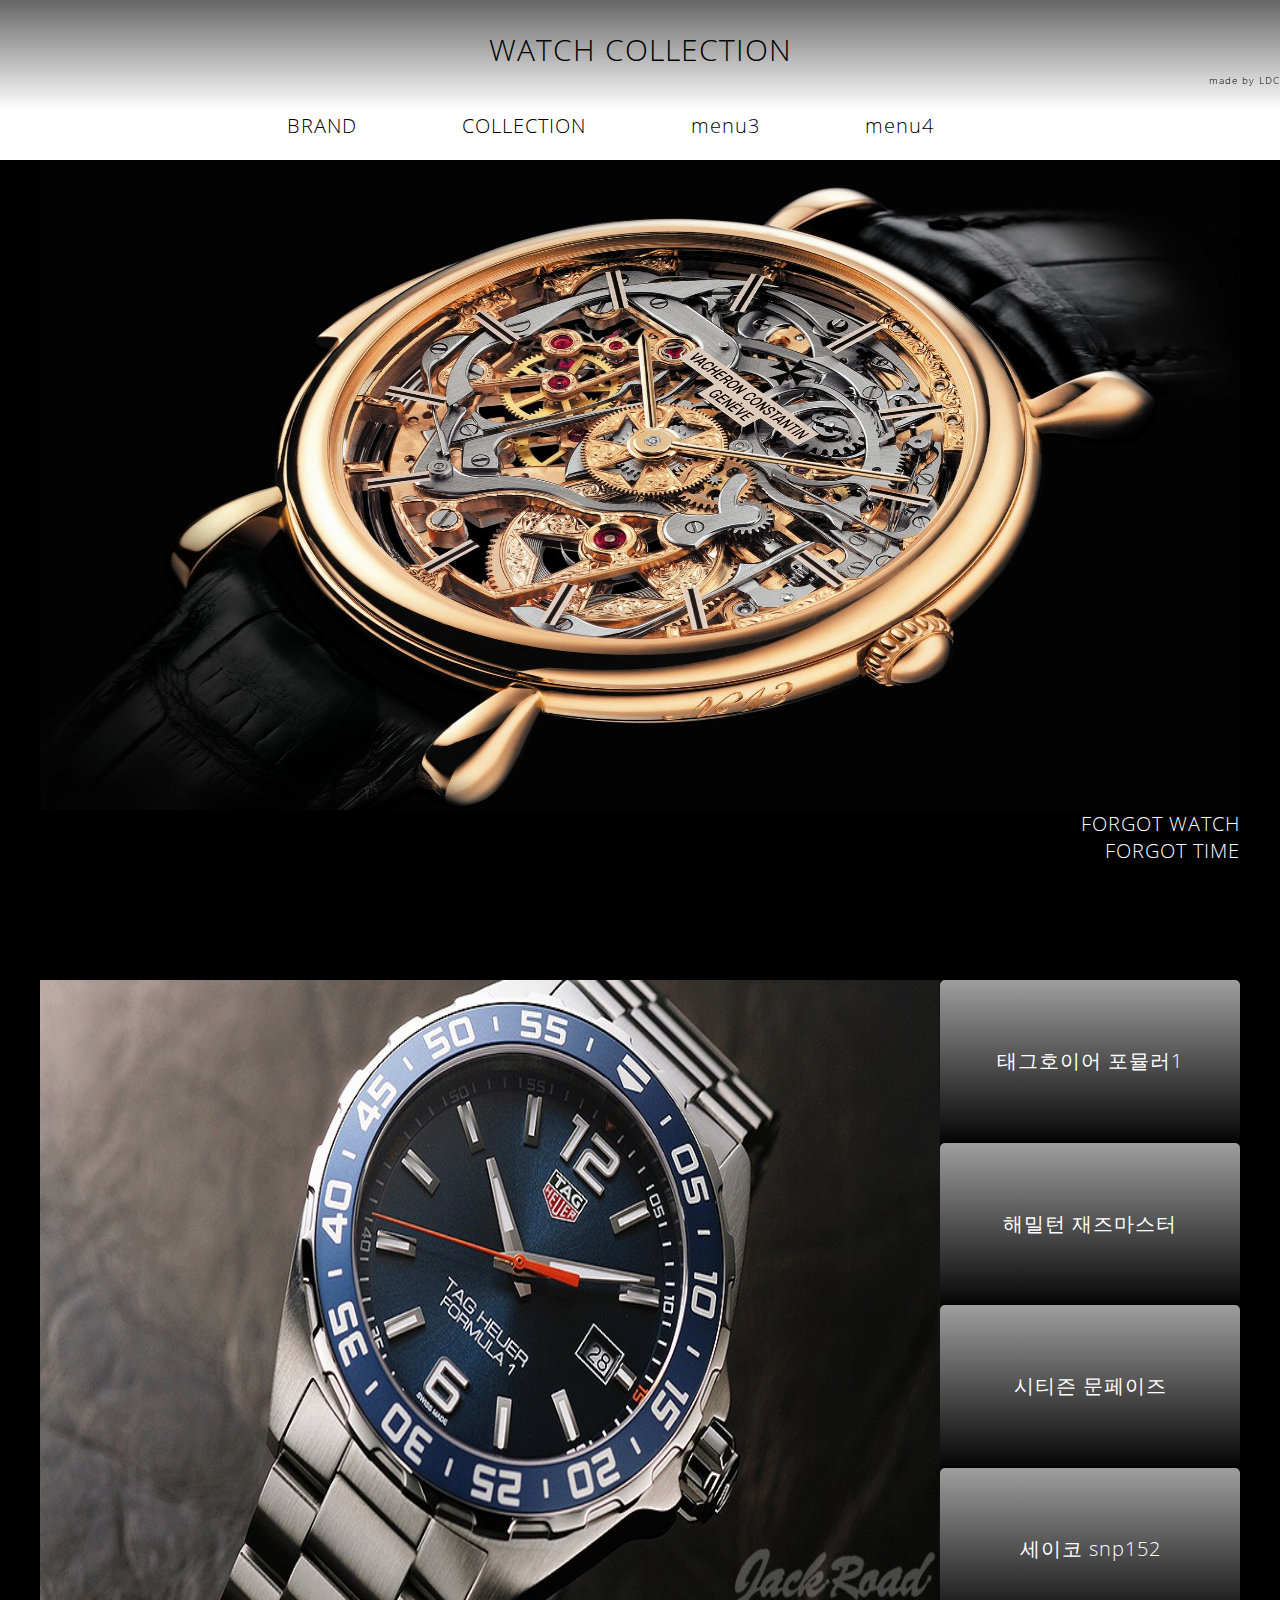
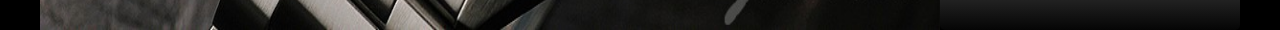
<file: index.html>
<HTML>
<HEAD>
	<TITLE>index</TITLE>
	<link rel="stylesheet" type="text/css" href="css/font.css">
	<link rel="stylesheet" type="text/css" href="css/basic.css">
	<style type="text/css">
	
 	a:link { color: black; text-decoration: none;}
 	a:visited { color: black; text-decoration: none;} 

	body {
		background:black;
		margin:0px 0px;
	}	

	/*main*/
	.MainContainer {
		display:inline-block;
		text-align:center;
		background:black;
		margin:0 auto;
		width:100%;
		height:820px;
	}
	.mainPic {
		width:1200px;
		height:650px;
	}
	.mainText {
		display:inline-block;
		color:white;
		text-align:right;
		vertical-align:middle;
		width:1200px;
		height:150px;
		font-size:20px;
	}

	/*news*/
	.NewsContainer {
		position:relative;
		background:#21212;
		text-align:center;
		margin:0 auto;
		width:1200px;
		height:650px;
	}
	.NewContainer-table {
		border:hidden;
		border-spacing:0px;
		margin:0px;
		display:inline-block;
		width:1200px;
		height:100%;
	}
	.NewsContainer-tr{
		border:hidden;
		border-spacing:0px;
	}
	.NewContainer-td-pic{
		padding:0px 0px 0px 0px;
		width:900px;
		height:650px;
	}
	.NewContainer-td-text{
		padding:0px 0px 0px 0px;
		width:300px;
		text-align:center;
	}
	.NewsElement {
		display:none;
	}
	.NewsLabel {
		display:inline-block;
		color:white;
		border-radius:5px;
		cursor:pointer;
		text-align:center;
		vertical-align:middle;
		line-height:162px;
		font-size:20px;
		background:#eee9e9;
		background: linear-gradient(to bottom, #9E9E9E 0%, #050505 100%);
		width:300px;
		height:162px;
	}
	.firstPic,.secondPic,.thirdPic,.fourthPic{
		display:block;
		width:900px;
		height:0px;
		transition: height 0.6s;
	}
	#News1:checked~ .firstPic {
		height:650px;
	}
	#News2:checked~ .secondPic {		
		height:650px;
	}
	#News3:checked~ .thirdPic {		
		height:650px;
	}
	#News4:checked~ .fourthPic {
		height:650px;
	}
	.NewsLabel:hover {
		background:#424242;
		box-shadow:inset 10px 10px 20px 10px #000000;
	}
</style>
</HEAD>
<BODY>
	<div id=topBackground>
		<a href=index.html target=_self >WATCH COLLECTION</a>
		<span style="font-size:10px;position:fixed;right:0px;top:30px">made by LDC</span>
	</div>

	<input type="checkbox" name="menu1Button" id="menu1Button">

	<div class="menuContainer">
		<ul>
			<li><label for="menu1Button">BRAND</label></li>
			<li><a href="Collection_Main.html" target=_self>COLLECTION</a></li>
			<li>menu3</li>
			<li>menu4</li>
		</ul>
	</div>

	<div class="menu1Container">
		<ul>
			<li><a href="brand_tagheuer.html" target=_self>
				<img src="pic/Brand/TAGHeuer.png" class="BrandPic"><br>TAGHeuer</li></a>
			<li><a href="brand_hamilton.html" target=_self>
				<img src="pic/Brand/Hamilton.png" class="BrandPic"><br>HAMILTON</li></a>
			<li><a href="brand_Citizen.html" target=_self>
				<img src="pic/Brand/citizen.png" class="BrandPic"><br>CITIZEN</li></a>
			<li><a href="brand_seiko.html" target=_self>
				<img src="pic/Brand/seiko.png" class="BrandPic"><br>SEIKO</li></a>
		</ul>
	</div>

	<div class="MainContainer">
		<img src="pic/main.png" class="mainPic">
		<div class="mainText">FORGOT WATCH<br>FORGOT TIME</div>

	</div>

	<div class="newsContainer">
		<table class="NewContainer-table">
			<tr class="NewsContainer-tr">						
				<td class="NewContainer-td-pic" rowspan=4>	
					<input type=radio id="News1" name="News" class="NewsElement" checked="checked">
					<input type=radio id="News2" name="News" class="NewsElement" value="2">
					<input type=radio id="News3" name="News" class="NewsElement" value="3">
					<input type=radio id="News4" name="News" class="NewsElement" value="4">	
						<img src="pic/태그호이어 포뮬러1.jpg" class="firstPic">				
						<img src="pic/해밀턴 재즈마스터.jpg" class="secondPic">
						<img src="pic/시티즌 신문페.jpg" class="thirdPic">
						<img src="pic/세이코 SNP152.jpg" class="fourthPic">
				</td>
				<td class="NewContainer-td-text"><label for="News1" class="NewsLabel">태그호이어 포뮬러1</label>
				</td>
			</tr>
			<tr>
				<td class="NewContainer-td-text"><label for="News2" class="NewsLabel">해밀턴 재즈마스터</label>
				</td>
			</tr>
			<tr>
				<td  class="NewContainer-td-text"><label for="News3" class="NewsLabel">시티즌 문페이즈</label>
				</td>
			</tr>
			<tr>
				<td  class="NewContainer-td-text"><label for="News4" class="NewsLabel">세이코 snp152</label>
				</td>
			</tr>
		</table>
	</div>

	</BODY>
</HTML>
</file>
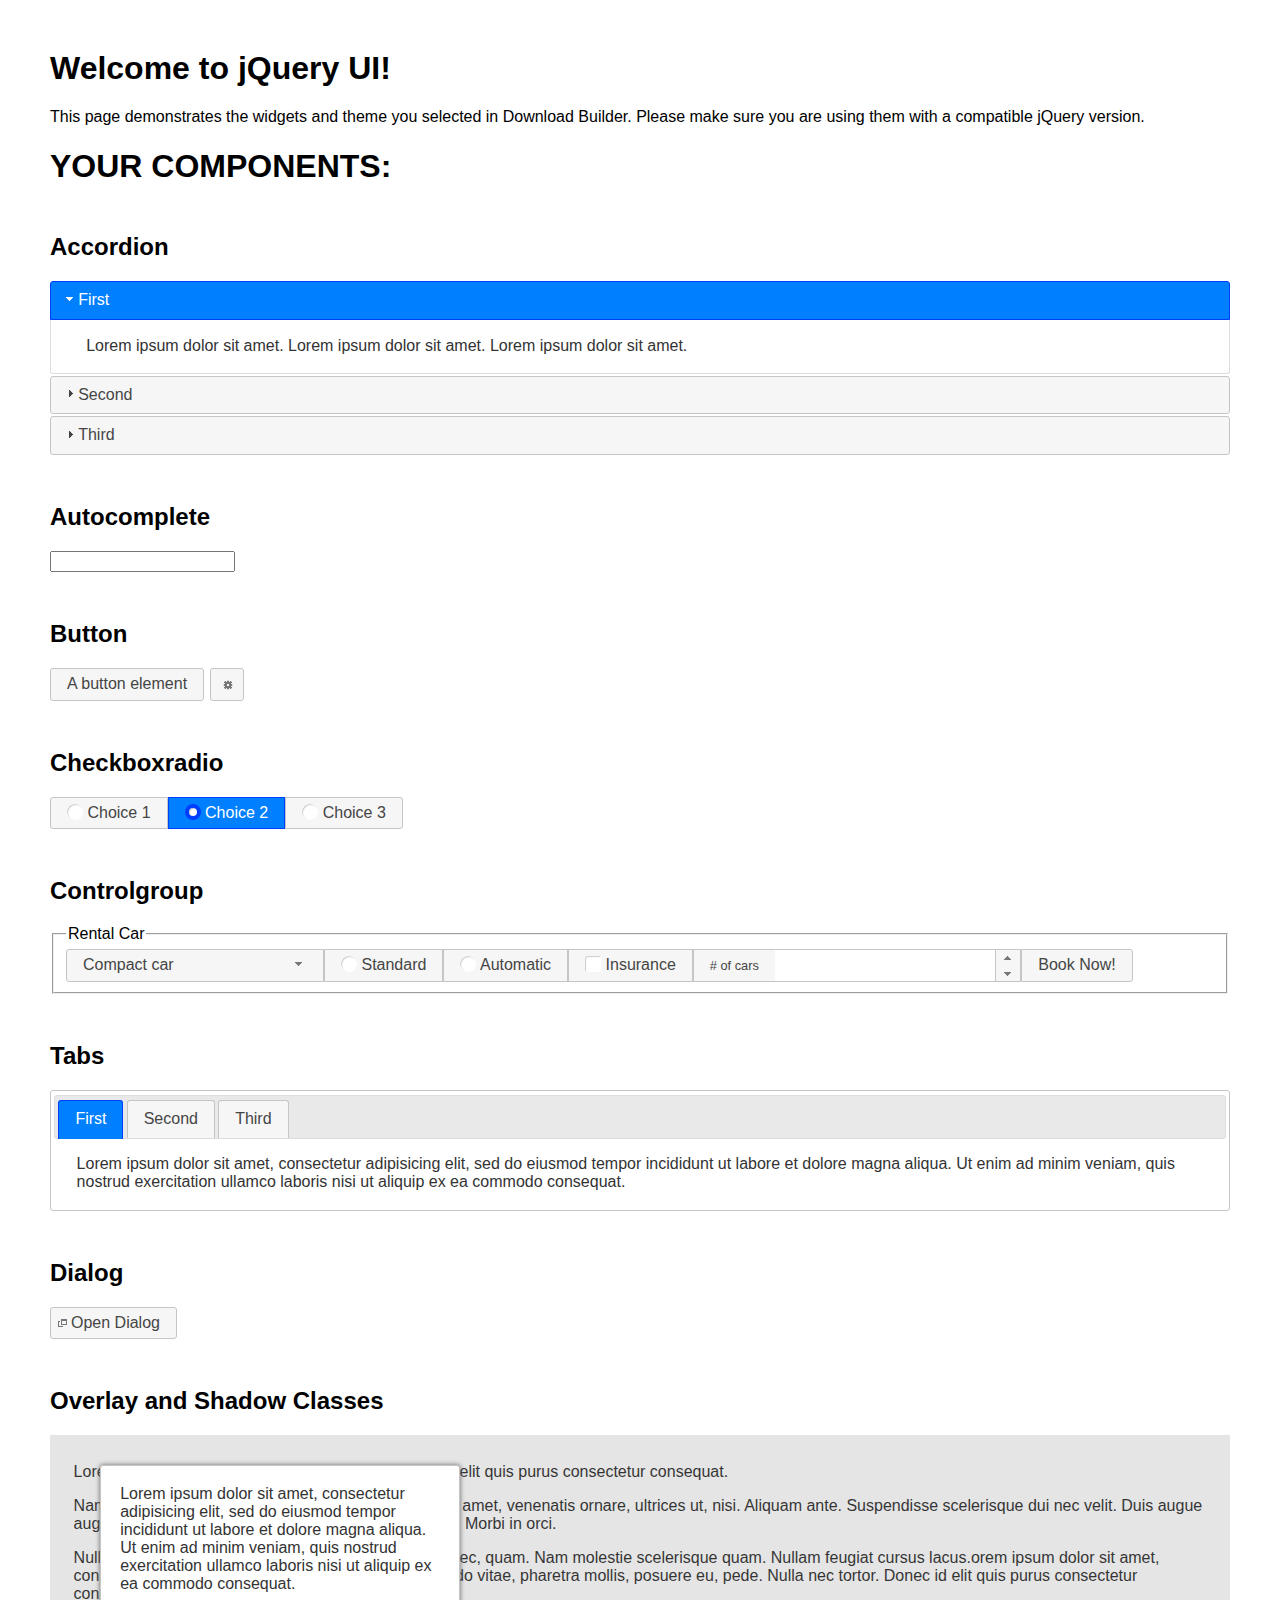
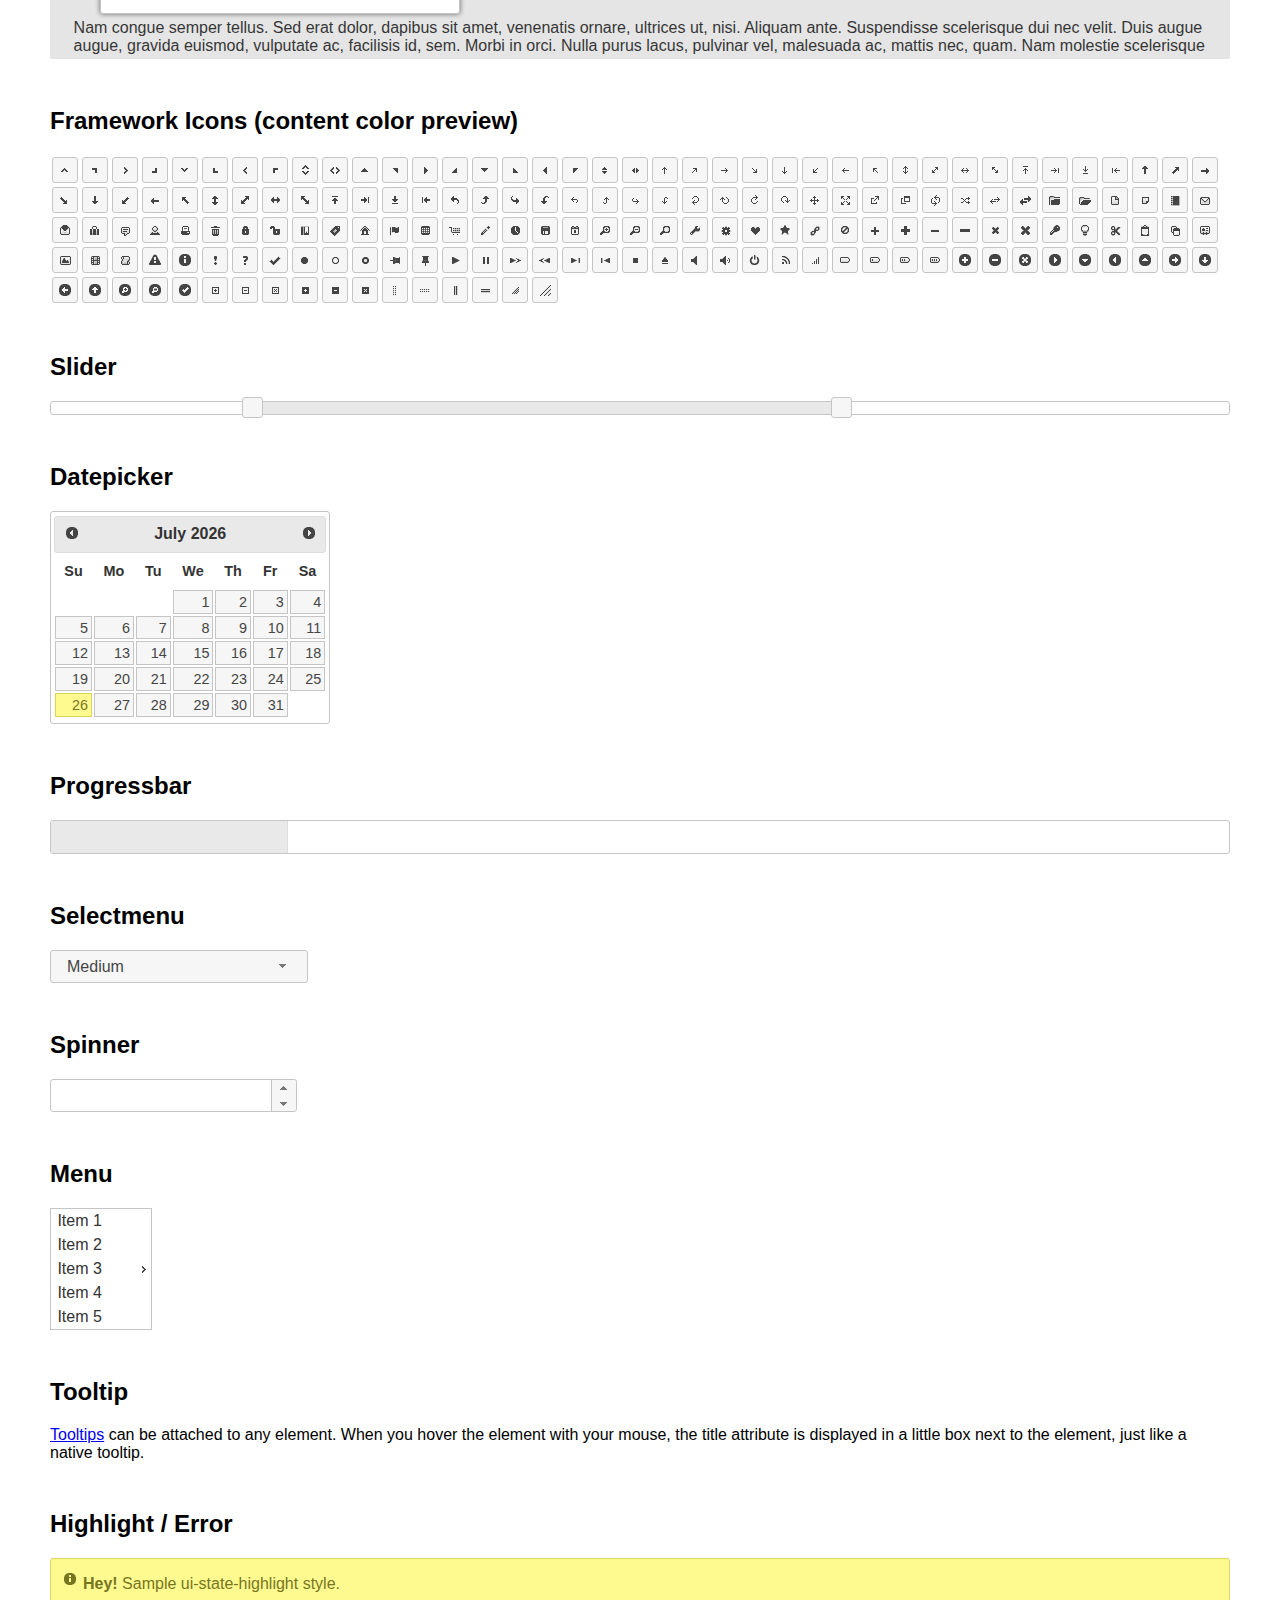
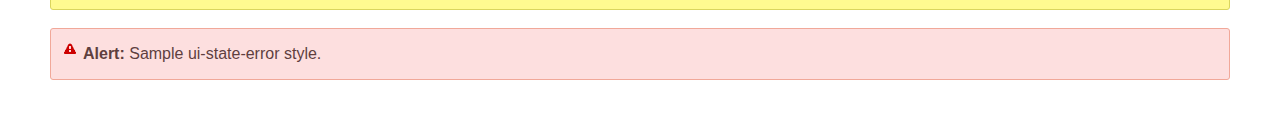
<file: jquery_ui/index.html>
<!doctype html>
<html lang="us">
<head>
	<meta charset="utf-8">
	<title>jQuery UI Example Page</title>
	<link href="jquery-ui.css" rel="stylesheet">
	<style>
	body{
		font-family: "Trebuchet MS", sans-serif;
		margin: 50px;
	}
	.demoHeaders {
		margin-top: 2em;
	}
	#dialog-link {
		padding: .4em 1em .4em 20px;
		text-decoration: none;
		position: relative;
	}
	#dialog-link span.ui-icon {
		margin: 0 5px 0 0;
		position: absolute;
		left: .2em;
		top: 50%;
		margin-top: -8px;
	}
	#icons {
		margin: 0;
		padding: 0;
	}
	#icons li {
		margin: 2px;
		position: relative;
		padding: 4px 0;
		cursor: pointer;
		float: left;
		list-style: none;
	}
	#icons span.ui-icon {
		float: left;
		margin: 0 4px;
	}
	.fakewindowcontain .ui-widget-overlay {
		position: absolute;
	}
	select {
		width: 200px;
	}
	</style>
</head>
<body>

<h1>Welcome to jQuery UI!</h1>

<div class="ui-widget">
	<p>This page demonstrates the widgets and theme you selected in Download Builder. Please make sure you are using them with a compatible jQuery version.</p>
</div>

<h1>YOUR COMPONENTS:</h1>


<!-- Accordion -->
<h2 class="demoHeaders">Accordion</h2>
<div id="accordion">
	<h3>First</h3>
	<div>Lorem ipsum dolor sit amet. Lorem ipsum dolor sit amet. Lorem ipsum dolor sit amet.</div>
	<h3>Second</h3>
	<div>Phasellus mattis tincidunt nibh.</div>
	<h3>Third</h3>
	<div>Nam dui erat, auctor a, dignissim quis.</div>
</div>



<!-- Autocomplete -->
<h2 class="demoHeaders">Autocomplete</h2>
<div>
	<input id="autocomplete" title="type &quot;a&quot;">
</div>



<!-- Button -->
<h2 class="demoHeaders">Button</h2>
<button id="button">A button element</button>
<button id="button-icon">An icon-only button</button>



<!-- Checkboxradio -->
<h2 class="demoHeaders">Checkboxradio</h2>
<form style="margin-top: 1em;">
	<div id="radioset">
		<input type="radio" id="radio1" name="radio"><label for="radio1">Choice 1</label>
		<input type="radio" id="radio2" name="radio" checked="checked"><label for="radio2">Choice 2</label>
		<input type="radio" id="radio3" name="radio"><label for="radio3">Choice 3</label>
	</div>
</form>



<!-- Controlgroup -->
<h2 class="demoHeaders">Controlgroup</h2>
<fieldset>
	<legend>Rental Car</legend>
	<div id="controlgroup">
		<select id="car-type">
			<option>Compact car</option>
			<option>Midsize car</option>
			<option>Full size car</option>
			<option>SUV</option>
			<option>Luxury</option>
			<option>Truck</option>
			<option>Van</option>
		</select>
		<label for="transmission-standard">Standard</label>
		<input type="radio" name="transmission" id="transmission-standard">
		<label for="transmission-automatic">Automatic</label>
		<input type="radio" name="transmission" id="transmission-automatic">
		<label for="insurance">Insurance</label>
		<input type="checkbox" name="insurance" id="insurance">
		<label for="horizontal-spinner" class="ui-controlgroup-label"># of cars</label>
		<input id="horizontal-spinner" class="ui-spinner-input">
		<button>Book Now!</button>
	</div>
</fieldset>



<!-- Tabs -->
<h2 class="demoHeaders">Tabs</h2>
<div id="tabs">
	<ul>
		<li><a href="#tabs-1">First</a></li>
		<li><a href="#tabs-2">Second</a></li>
		<li><a href="#tabs-3">Third</a></li>
	</ul>
	<div id="tabs-1">Lorem ipsum dolor sit amet, consectetur adipisicing elit, sed do eiusmod tempor incididunt ut labore et dolore magna aliqua. Ut enim ad minim veniam, quis nostrud exercitation ullamco laboris nisi ut aliquip ex ea commodo consequat.</div>
	<div id="tabs-2">Phasellus mattis tincidunt nibh. Cras orci urna, blandit id, pretium vel, aliquet ornare, felis. Maecenas scelerisque sem non nisl. Fusce sed lorem in enim dictum bibendum.</div>
	<div id="tabs-3">Nam dui erat, auctor a, dignissim quis, sollicitudin eu, felis. Pellentesque nisi urna, interdum eget, sagittis et, consequat vestibulum, lacus. Mauris porttitor ullamcorper augue.</div>
</div>



<h2 class="demoHeaders">Dialog</h2>
<p>
	<button id="dialog-link" class="ui-button ui-corner-all ui-widget">
		<span class="ui-icon ui-icon-newwin"></span>Open Dialog
	</button>
</p>

<h2 class="demoHeaders">Overlay and Shadow Classes</h2>
<div style="position: relative; width: 96%; height: 200px; padding:1% 2%; overflow:hidden;" class="fakewindowcontain">
	<p>Lorem ipsum dolor sit amet,  Nulla nec tortor. Donec id elit quis purus consectetur consequat. </p><p>Nam congue semper tellus. Sed erat dolor, dapibus sit amet, venenatis ornare, ultrices ut, nisi. Aliquam ante. Suspendisse scelerisque dui nec velit. Duis augue augue, gravida euismod, vulputate ac, facilisis id, sem. Morbi in orci. </p><p>Nulla purus lacus, pulvinar vel, malesuada ac, mattis nec, quam. Nam molestie scelerisque quam. Nullam feugiat cursus lacus.orem ipsum dolor sit amet, consectetur adipiscing elit. Donec libero risus, commodo vitae, pharetra mollis, posuere eu, pede. Nulla nec tortor. Donec id elit quis purus consectetur consequat. </p><p>Nam congue semper tellus. Sed erat dolor, dapibus sit amet, venenatis ornare, ultrices ut, nisi. Aliquam ante. Suspendisse scelerisque dui nec velit. Duis augue augue, gravida euismod, vulputate ac, facilisis id, sem. Morbi in orci. Nulla purus lacus, pulvinar vel, malesuada ac, mattis nec, quam. Nam molestie scelerisque quam. </p><p>Nullam feugiat cursus lacus.orem ipsum dolor sit amet, consectetur adipiscing elit. Donec libero risus, commodo vitae, pharetra mollis, posuere eu, pede. Nulla nec tortor. Donec id elit quis purus consectetur consequat. Nam congue semper tellus. Sed erat dolor, dapibus sit amet, venenatis ornare, ultrices ut, nisi. Aliquam ante. </p><p>Suspendisse scelerisque dui nec velit. Duis augue augue, gravida euismod, vulputate ac, facilisis id, sem. Morbi in orci. Nulla purus lacus, pulvinar vel, malesuada ac, mattis nec, quam. Nam molestie scelerisque quam. Nullam feugiat cursus lacus.orem ipsum dolor sit amet, consectetur adipiscing elit. Donec libero risus, commodo vitae, pharetra mollis, posuere eu, pede. Nulla nec tortor. Donec id elit quis purus consectetur consequat. Nam congue semper tellus. Sed erat dolor, dapibus sit amet, venenatis ornare, ultrices ut, nisi. </p>

	<!-- ui-dialog -->
	<div class="ui-widget-overlay ui-front"></div>
	<div style="position: absolute; width: 320px; left: 50px; top: 30px; padding: 1.2em" class="ui-widget ui-front ui-widget-content ui-corner-all ui-widget-shadow">
		Lorem ipsum dolor sit amet, consectetur adipisicing elit, sed do eiusmod tempor incididunt ut labore et dolore magna aliqua. Ut enim ad minim veniam, quis nostrud exercitation ullamco laboris nisi ut aliquip ex ea commodo consequat.
	</div>

</div>

<!-- ui-dialog -->
<div id="dialog" title="Dialog Title">
	<p>Lorem ipsum dolor sit amet, consectetur adipisicing elit, sed do eiusmod tempor incididunt ut labore et dolore magna aliqua. Ut enim ad minim veniam, quis nostrud exercitation ullamco laboris nisi ut aliquip ex ea commodo consequat.</p>
</div>



<h2 class="demoHeaders">Framework Icons (content color preview)</h2>
<ul id="icons" class="ui-widget ui-helper-clearfix">
	<li class="ui-state-default ui-corner-all" title=".ui-icon-caret-1-n"><span class="ui-icon ui-icon-caret-1-n"></span></li>
	<li class="ui-state-default ui-corner-all" title=".ui-icon-caret-1-ne"><span class="ui-icon ui-icon-caret-1-ne"></span></li>
	<li class="ui-state-default ui-corner-all" title=".ui-icon-caret-1-e"><span class="ui-icon ui-icon-caret-1-e"></span></li>
	<li class="ui-state-default ui-corner-all" title=".ui-icon-caret-1-se"><span class="ui-icon ui-icon-caret-1-se"></span></li>
	<li class="ui-state-default ui-corner-all" title=".ui-icon-caret-1-s"><span class="ui-icon ui-icon-caret-1-s"></span></li>
	<li class="ui-state-default ui-corner-all" title=".ui-icon-caret-1-sw"><span class="ui-icon ui-icon-caret-1-sw"></span></li>
	<li class="ui-state-default ui-corner-all" title=".ui-icon-caret-1-w"><span class="ui-icon ui-icon-caret-1-w"></span></li>
	<li class="ui-state-default ui-corner-all" title=".ui-icon-caret-1-nw"><span class="ui-icon ui-icon-caret-1-nw"></span></li>
	<li class="ui-state-default ui-corner-all" title=".ui-icon-caret-2-n-s"><span class="ui-icon ui-icon-caret-2-n-s"></span></li>
	<li class="ui-state-default ui-corner-all" title=".ui-icon-caret-2-e-w"><span class="ui-icon ui-icon-caret-2-e-w"></span></li>
	<li class="ui-state-default ui-corner-all" title=".ui-icon-triangle-1-n"><span class="ui-icon ui-icon-triangle-1-n"></span></li>
	<li class="ui-state-default ui-corner-all" title=".ui-icon-triangle-1-ne"><span class="ui-icon ui-icon-triangle-1-ne"></span></li>
	<li class="ui-state-default ui-corner-all" title=".ui-icon-triangle-1-e"><span class="ui-icon ui-icon-triangle-1-e"></span></li>
	<li class="ui-state-default ui-corner-all" title=".ui-icon-triangle-1-se"><span class="ui-icon ui-icon-triangle-1-se"></span></li>
	<li class="ui-state-default ui-corner-all" title=".ui-icon-triangle-1-s"><span class="ui-icon ui-icon-triangle-1-s"></span></li>
	<li class="ui-state-default ui-corner-all" title=".ui-icon-triangle-1-sw"><span class="ui-icon ui-icon-triangle-1-sw"></span></li>
	<li class="ui-state-default ui-corner-all" title=".ui-icon-triangle-1-w"><span class="ui-icon ui-icon-triangle-1-w"></span></li>
	<li class="ui-state-default ui-corner-all" title=".ui-icon-triangle-1-nw"><span class="ui-icon ui-icon-triangle-1-nw"></span></li>
	<li class="ui-state-default ui-corner-all" title=".ui-icon-triangle-2-n-s"><span class="ui-icon ui-icon-triangle-2-n-s"></span></li>
	<li class="ui-state-default ui-corner-all" title=".ui-icon-triangle-2-e-w"><span class="ui-icon ui-icon-triangle-2-e-w"></span></li>
	<li class="ui-state-default ui-corner-all" title=".ui-icon-arrow-1-n"><span class="ui-icon ui-icon-arrow-1-n"></span></li>
	<li class="ui-state-default ui-corner-all" title=".ui-icon-arrow-1-ne"><span class="ui-icon ui-icon-arrow-1-ne"></span></li>
	<li class="ui-state-default ui-corner-all" title=".ui-icon-arrow-1-e"><span class="ui-icon ui-icon-arrow-1-e"></span></li>
	<li class="ui-state-default ui-corner-all" title=".ui-icon-arrow-1-se"><span class="ui-icon ui-icon-arrow-1-se"></span></li>
	<li class="ui-state-default ui-corner-all" title=".ui-icon-arrow-1-s"><span class="ui-icon ui-icon-arrow-1-s"></span></li>
	<li class="ui-state-default ui-corner-all" title=".ui-icon-arrow-1-sw"><span class="ui-icon ui-icon-arrow-1-sw"></span></li>
	<li class="ui-state-default ui-corner-all" title=".ui-icon-arrow-1-w"><span class="ui-icon ui-icon-arrow-1-w"></span></li>
	<li class="ui-state-default ui-corner-all" title=".ui-icon-arrow-1-nw"><span class="ui-icon ui-icon-arrow-1-nw"></span></li>
	<li class="ui-state-default ui-corner-all" title=".ui-icon-arrow-2-n-s"><span class="ui-icon ui-icon-arrow-2-n-s"></span></li>
	<li class="ui-state-default ui-corner-all" title=".ui-icon-arrow-2-ne-sw"><span class="ui-icon ui-icon-arrow-2-ne-sw"></span></li>
	<li class="ui-state-default ui-corner-all" title=".ui-icon-arrow-2-e-w"><span class="ui-icon ui-icon-arrow-2-e-w"></span></li>
	<li class="ui-state-default ui-corner-all" title=".ui-icon-arrow-2-se-nw"><span class="ui-icon ui-icon-arrow-2-se-nw"></span></li>
	<li class="ui-state-default ui-corner-all" title=".ui-icon-arrowstop-1-n"><span class="ui-icon ui-icon-arrowstop-1-n"></span></li>
	<li class="ui-state-default ui-corner-all" title=".ui-icon-arrowstop-1-e"><span class="ui-icon ui-icon-arrowstop-1-e"></span></li>
	<li class="ui-state-default ui-corner-all" title=".ui-icon-arrowstop-1-s"><span class="ui-icon ui-icon-arrowstop-1-s"></span></li>
	<li class="ui-state-default ui-corner-all" title=".ui-icon-arrowstop-1-w"><span class="ui-icon ui-icon-arrowstop-1-w"></span></li>
	<li class="ui-state-default ui-corner-all" title=".ui-icon-arrowthick-1-n"><span class="ui-icon ui-icon-arrowthick-1-n"></span></li>
	<li class="ui-state-default ui-corner-all" title=".ui-icon-arrowthick-1-ne"><span class="ui-icon ui-icon-arrowthick-1-ne"></span></li>
	<li class="ui-state-default ui-corner-all" title=".ui-icon-arrowthick-1-e"><span class="ui-icon ui-icon-arrowthick-1-e"></span></li>
	<li class="ui-state-default ui-corner-all" title=".ui-icon-arrowthick-1-se"><span class="ui-icon ui-icon-arrowthick-1-se"></span></li>
	<li class="ui-state-default ui-corner-all" title=".ui-icon-arrowthick-1-s"><span class="ui-icon ui-icon-arrowthick-1-s"></span></li>
	<li class="ui-state-default ui-corner-all" title=".ui-icon-arrowthick-1-sw"><span class="ui-icon ui-icon-arrowthick-1-sw"></span></li>
	<li class="ui-state-default ui-corner-all" title=".ui-icon-arrowthick-1-w"><span class="ui-icon ui-icon-arrowthick-1-w"></span></li>
	<li class="ui-state-default ui-corner-all" title=".ui-icon-arrowthick-1-nw"><span class="ui-icon ui-icon-arrowthick-1-nw"></span></li>
	<li class="ui-state-default ui-corner-all" title=".ui-icon-arrowthick-2-n-s"><span class="ui-icon ui-icon-arrowthick-2-n-s"></span></li>
	<li class="ui-state-default ui-corner-all" title=".ui-icon-arrowthick-2-ne-sw"><span class="ui-icon ui-icon-arrowthick-2-ne-sw"></span></li>
	<li class="ui-state-default ui-corner-all" title=".ui-icon-arrowthick-2-e-w"><span class="ui-icon ui-icon-arrowthick-2-e-w"></span></li>
	<li class="ui-state-default ui-corner-all" title=".ui-icon-arrowthick-2-se-nw"><span class="ui-icon ui-icon-arrowthick-2-se-nw"></span></li>
	<li class="ui-state-default ui-corner-all" title=".ui-icon-arrowthickstop-1-n"><span class="ui-icon ui-icon-arrowthickstop-1-n"></span></li>
	<li class="ui-state-default ui-corner-all" title=".ui-icon-arrowthickstop-1-e"><span class="ui-icon ui-icon-arrowthickstop-1-e"></span></li>
	<li class="ui-state-default ui-corner-all" title=".ui-icon-arrowthickstop-1-s"><span class="ui-icon ui-icon-arrowthickstop-1-s"></span></li>
	<li class="ui-state-default ui-corner-all" title=".ui-icon-arrowthickstop-1-w"><span class="ui-icon ui-icon-arrowthickstop-1-w"></span></li>
	<li class="ui-state-default ui-corner-all" title=".ui-icon-arrowreturnthick-1-w"><span class="ui-icon ui-icon-arrowreturnthick-1-w"></span></li>
	<li class="ui-state-default ui-corner-all" title=".ui-icon-arrowreturnthick-1-n"><span class="ui-icon ui-icon-arrowreturnthick-1-n"></span></li>
	<li class="ui-state-default ui-corner-all" title=".ui-icon-arrowreturnthick-1-e"><span class="ui-icon ui-icon-arrowreturnthick-1-e"></span></li>
	<li class="ui-state-default ui-corner-all" title=".ui-icon-arrowreturnthick-1-s"><span class="ui-icon ui-icon-arrowreturnthick-1-s"></span></li>
	<li class="ui-state-default ui-corner-all" title=".ui-icon-arrowreturn-1-w"><span class="ui-icon ui-icon-arrowreturn-1-w"></span></li>
	<li class="ui-state-default ui-corner-all" title=".ui-icon-arrowreturn-1-n"><span class="ui-icon ui-icon-arrowreturn-1-n"></span></li>
	<li class="ui-state-default ui-corner-all" title=".ui-icon-arrowreturn-1-e"><span class="ui-icon ui-icon-arrowreturn-1-e"></span></li>
	<li class="ui-state-default ui-corner-all" title=".ui-icon-arrowreturn-1-s"><span class="ui-icon ui-icon-arrowreturn-1-s"></span></li>
	<li class="ui-state-default ui-corner-all" title=".ui-icon-arrowrefresh-1-w"><span class="ui-icon ui-icon-arrowrefresh-1-w"></span></li>
	<li class="ui-state-default ui-corner-all" title=".ui-icon-arrowrefresh-1-n"><span class="ui-icon ui-icon-arrowrefresh-1-n"></span></li>
	<li class="ui-state-default ui-corner-all" title=".ui-icon-arrowrefresh-1-e"><span class="ui-icon ui-icon-arrowrefresh-1-e"></span></li>
	<li class="ui-state-default ui-corner-all" title=".ui-icon-arrowrefresh-1-s"><span class="ui-icon ui-icon-arrowrefresh-1-s"></span></li>
	<li class="ui-state-default ui-corner-all" title=".ui-icon-arrow-4"><span class="ui-icon ui-icon-arrow-4"></span></li>
	<li class="ui-state-default ui-corner-all" title=".ui-icon-arrow-4-diag"><span class="ui-icon ui-icon-arrow-4-diag"></span></li>
	<li class="ui-state-default ui-corner-all" title=".ui-icon-extlink"><span class="ui-icon ui-icon-extlink"></span></li>
	<li class="ui-state-default ui-corner-all" title=".ui-icon-newwin"><span class="ui-icon ui-icon-newwin"></span></li>
	<li class="ui-state-default ui-corner-all" title=".ui-icon-refresh"><span class="ui-icon ui-icon-refresh"></span></li>
	<li class="ui-state-default ui-corner-all" title=".ui-icon-shuffle"><span class="ui-icon ui-icon-shuffle"></span></li>
	<li class="ui-state-default ui-corner-all" title=".ui-icon-transfer-e-w"><span class="ui-icon ui-icon-transfer-e-w"></span></li>
	<li class="ui-state-default ui-corner-all" title=".ui-icon-transferthick-e-w"><span class="ui-icon ui-icon-transferthick-e-w"></span></li>
	<li class="ui-state-default ui-corner-all" title=".ui-icon-folder-collapsed"><span class="ui-icon ui-icon-folder-collapsed"></span></li>
	<li class="ui-state-default ui-corner-all" title=".ui-icon-folder-open"><span class="ui-icon ui-icon-folder-open"></span></li>
	<li class="ui-state-default ui-corner-all" title=".ui-icon-document"><span class="ui-icon ui-icon-document"></span></li>
	<li class="ui-state-default ui-corner-all" title=".ui-icon-document-b"><span class="ui-icon ui-icon-document-b"></span></li>
	<li class="ui-state-default ui-corner-all" title=".ui-icon-note"><span class="ui-icon ui-icon-note"></span></li>
	<li class="ui-state-default ui-corner-all" title=".ui-icon-mail-closed"><span class="ui-icon ui-icon-mail-closed"></span></li>
	<li class="ui-state-default ui-corner-all" title=".ui-icon-mail-open"><span class="ui-icon ui-icon-mail-open"></span></li>
	<li class="ui-state-default ui-corner-all" title=".ui-icon-suitcase"><span class="ui-icon ui-icon-suitcase"></span></li>
	<li class="ui-state-default ui-corner-all" title=".ui-icon-comment"><span class="ui-icon ui-icon-comment"></span></li>
	<li class="ui-state-default ui-corner-all" title=".ui-icon-person"><span class="ui-icon ui-icon-person"></span></li>
	<li class="ui-state-default ui-corner-all" title=".ui-icon-print"><span class="ui-icon ui-icon-print"></span></li>
	<li class="ui-state-default ui-corner-all" title=".ui-icon-trash"><span class="ui-icon ui-icon-trash"></span></li>
	<li class="ui-state-default ui-corner-all" title=".ui-icon-locked"><span class="ui-icon ui-icon-locked"></span></li>
	<li class="ui-state-default ui-corner-all" title=".ui-icon-unlocked"><span class="ui-icon ui-icon-unlocked"></span></li>
	<li class="ui-state-default ui-corner-all" title=".ui-icon-bookmark"><span class="ui-icon ui-icon-bookmark"></span></li>
	<li class="ui-state-default ui-corner-all" title=".ui-icon-tag"><span class="ui-icon ui-icon-tag"></span></li>
	<li class="ui-state-default ui-corner-all" title=".ui-icon-home"><span class="ui-icon ui-icon-home"></span></li>
	<li class="ui-state-default ui-corner-all" title=".ui-icon-flag"><span class="ui-icon ui-icon-flag"></span></li>
	<li class="ui-state-default ui-corner-all" title=".ui-icon-calculator"><span class="ui-icon ui-icon-calculator"></span></li>
	<li class="ui-state-default ui-corner-all" title=".ui-icon-cart"><span class="ui-icon ui-icon-cart"></span></li>
	<li class="ui-state-default ui-corner-all" title=".ui-icon-pencil"><span class="ui-icon ui-icon-pencil"></span></li>
	<li class="ui-state-default ui-corner-all" title=".ui-icon-clock"><span class="ui-icon ui-icon-clock"></span></li>
	<li class="ui-state-default ui-corner-all" title=".ui-icon-disk"><span class="ui-icon ui-icon-disk"></span></li>
	<li class="ui-state-default ui-corner-all" title=".ui-icon-calendar"><span class="ui-icon ui-icon-calendar"></span></li>
	<li class="ui-state-default ui-corner-all" title=".ui-icon-zoomin"><span class="ui-icon ui-icon-zoomin"></span></li>
	<li class="ui-state-default ui-corner-all" title=".ui-icon-zoomout"><span class="ui-icon ui-icon-zoomout"></span></li>
	<li class="ui-state-default ui-corner-all" title=".ui-icon-search"><span class="ui-icon ui-icon-search"></span></li>
	<li class="ui-state-default ui-corner-all" title=".ui-icon-wrench"><span class="ui-icon ui-icon-wrench"></span></li>
	<li class="ui-state-default ui-corner-all" title=".ui-icon-gear"><span class="ui-icon ui-icon-gear"></span></li>
	<li class="ui-state-default ui-corner-all" title=".ui-icon-heart"><span class="ui-icon ui-icon-heart"></span></li>
	<li class="ui-state-default ui-corner-all" title=".ui-icon-star"><span class="ui-icon ui-icon-star"></span></li>
	<li class="ui-state-default ui-corner-all" title=".ui-icon-link"><span class="ui-icon ui-icon-link"></span></li>
	<li class="ui-state-default ui-corner-all" title=".ui-icon-cancel"><span class="ui-icon ui-icon-cancel"></span></li>
	<li class="ui-state-default ui-corner-all" title=".ui-icon-plus"><span class="ui-icon ui-icon-plus"></span></li>
	<li class="ui-state-default ui-corner-all" title=".ui-icon-plusthick"><span class="ui-icon ui-icon-plusthick"></span></li>
	<li class="ui-state-default ui-corner-all" title=".ui-icon-minus"><span class="ui-icon ui-icon-minus"></span></li>
	<li class="ui-state-default ui-corner-all" title=".ui-icon-minusthick"><span class="ui-icon ui-icon-minusthick"></span></li>
	<li class="ui-state-default ui-corner-all" title=".ui-icon-close"><span class="ui-icon ui-icon-close"></span></li>
	<li class="ui-state-default ui-corner-all" title=".ui-icon-closethick"><span class="ui-icon ui-icon-closethick"></span></li>
	<li class="ui-state-default ui-corner-all" title=".ui-icon-key"><span class="ui-icon ui-icon-key"></span></li>
	<li class="ui-state-default ui-corner-all" title=".ui-icon-lightbulb"><span class="ui-icon ui-icon-lightbulb"></span></li>
	<li class="ui-state-default ui-corner-all" title=".ui-icon-scissors"><span class="ui-icon ui-icon-scissors"></span></li>
	<li class="ui-state-default ui-corner-all" title=".ui-icon-clipboard"><span class="ui-icon ui-icon-clipboard"></span></li>
	<li class="ui-state-default ui-corner-all" title=".ui-icon-copy"><span class="ui-icon ui-icon-copy"></span></li>
	<li class="ui-state-default ui-corner-all" title=".ui-icon-contact"><span class="ui-icon ui-icon-contact"></span></li>
	<li class="ui-state-default ui-corner-all" title=".ui-icon-image"><span class="ui-icon ui-icon-image"></span></li>
	<li class="ui-state-default ui-corner-all" title=".ui-icon-video"><span class="ui-icon ui-icon-video"></span></li>
	<li class="ui-state-default ui-corner-all" title=".ui-icon-script"><span class="ui-icon ui-icon-script"></span></li>
	<li class="ui-state-default ui-corner-all" title=".ui-icon-alert"><span class="ui-icon ui-icon-alert"></span></li>
	<li class="ui-state-default ui-corner-all" title=".ui-icon-info"><span class="ui-icon ui-icon-info"></span></li>
	<li class="ui-state-default ui-corner-all" title=".ui-icon-notice"><span class="ui-icon ui-icon-notice"></span></li>
	<li class="ui-state-default ui-corner-all" title=".ui-icon-help"><span class="ui-icon ui-icon-help"></span></li>
	<li class="ui-state-default ui-corner-all" title=".ui-icon-check"><span class="ui-icon ui-icon-check"></span></li>
	<li class="ui-state-default ui-corner-all" title=".ui-icon-bullet"><span class="ui-icon ui-icon-bullet"></span></li>
	<li class="ui-state-default ui-corner-all" title=".ui-icon-radio-off"><span class="ui-icon ui-icon-radio-off"></span></li>
	<li class="ui-state-default ui-corner-all" title=".ui-icon-radio-on"><span class="ui-icon ui-icon-radio-on"></span></li>
	<li class="ui-state-default ui-corner-all" title=".ui-icon-pin-w"><span class="ui-icon ui-icon-pin-w"></span></li>
	<li class="ui-state-default ui-corner-all" title=".ui-icon-pin-s"><span class="ui-icon ui-icon-pin-s"></span></li>
	<li class="ui-state-default ui-corner-all" title=".ui-icon-play"><span class="ui-icon ui-icon-play"></span></li>
	<li class="ui-state-default ui-corner-all" title=".ui-icon-pause"><span class="ui-icon ui-icon-pause"></span></li>
	<li class="ui-state-default ui-corner-all" title=".ui-icon-seek-next"><span class="ui-icon ui-icon-seek-next"></span></li>
	<li class="ui-state-default ui-corner-all" title=".ui-icon-seek-prev"><span class="ui-icon ui-icon-seek-prev"></span></li>
	<li class="ui-state-default ui-corner-all" title=".ui-icon-seek-end"><span class="ui-icon ui-icon-seek-end"></span></li>
	<li class="ui-state-default ui-corner-all" title=".ui-icon-seek-first"><span class="ui-icon ui-icon-seek-first"></span></li>
	<li class="ui-state-default ui-corner-all" title=".ui-icon-stop"><span class="ui-icon ui-icon-stop"></span></li>
	<li class="ui-state-default ui-corner-all" title=".ui-icon-eject"><span class="ui-icon ui-icon-eject"></span></li>
	<li class="ui-state-default ui-corner-all" title=".ui-icon-volume-off"><span class="ui-icon ui-icon-volume-off"></span></li>
	<li class="ui-state-default ui-corner-all" title=".ui-icon-volume-on"><span class="ui-icon ui-icon-volume-on"></span></li>
	<li class="ui-state-default ui-corner-all" title=".ui-icon-power"><span class="ui-icon ui-icon-power"></span></li>
	<li class="ui-state-default ui-corner-all" title=".ui-icon-signal-diag"><span class="ui-icon ui-icon-signal-diag"></span></li>
	<li class="ui-state-default ui-corner-all" title=".ui-icon-signal"><span class="ui-icon ui-icon-signal"></span></li>
	<li class="ui-state-default ui-corner-all" title=".ui-icon-battery-0"><span class="ui-icon ui-icon-battery-0"></span></li>
	<li class="ui-state-default ui-corner-all" title=".ui-icon-battery-1"><span class="ui-icon ui-icon-battery-1"></span></li>
	<li class="ui-state-default ui-corner-all" title=".ui-icon-battery-2"><span class="ui-icon ui-icon-battery-2"></span></li>
	<li class="ui-state-default ui-corner-all" title=".ui-icon-battery-3"><span class="ui-icon ui-icon-battery-3"></span></li>
	<li class="ui-state-default ui-corner-all" title=".ui-icon-circle-plus"><span class="ui-icon ui-icon-circle-plus"></span></li>
	<li class="ui-state-default ui-corner-all" title=".ui-icon-circle-minus"><span class="ui-icon ui-icon-circle-minus"></span></li>
	<li class="ui-state-default ui-corner-all" title=".ui-icon-circle-close"><span class="ui-icon ui-icon-circle-close"></span></li>
	<li class="ui-state-default ui-corner-all" title=".ui-icon-circle-triangle-e"><span class="ui-icon ui-icon-circle-triangle-e"></span></li>
	<li class="ui-state-default ui-corner-all" title=".ui-icon-circle-triangle-s"><span class="ui-icon ui-icon-circle-triangle-s"></span></li>
	<li class="ui-state-default ui-corner-all" title=".ui-icon-circle-triangle-w"><span class="ui-icon ui-icon-circle-triangle-w"></span></li>
	<li class="ui-state-default ui-corner-all" title=".ui-icon-circle-triangle-n"><span class="ui-icon ui-icon-circle-triangle-n"></span></li>
	<li class="ui-state-default ui-corner-all" title=".ui-icon-circle-arrow-e"><span class="ui-icon ui-icon-circle-arrow-e"></span></li>
	<li class="ui-state-default ui-corner-all" title=".ui-icon-circle-arrow-s"><span class="ui-icon ui-icon-circle-arrow-s"></span></li>
	<li class="ui-state-default ui-corner-all" title=".ui-icon-circle-arrow-w"><span class="ui-icon ui-icon-circle-arrow-w"></span></li>
	<li class="ui-state-default ui-corner-all" title=".ui-icon-circle-arrow-n"><span class="ui-icon ui-icon-circle-arrow-n"></span></li>
	<li class="ui-state-default ui-corner-all" title=".ui-icon-circle-zoomin"><span class="ui-icon ui-icon-circle-zoomin"></span></li>
	<li class="ui-state-default ui-corner-all" title=".ui-icon-circle-zoomout"><span class="ui-icon ui-icon-circle-zoomout"></span></li>
	<li class="ui-state-default ui-corner-all" title=".ui-icon-circle-check"><span class="ui-icon ui-icon-circle-check"></span></li>
	<li class="ui-state-default ui-corner-all" title=".ui-icon-circlesmall-plus"><span class="ui-icon ui-icon-circlesmall-plus"></span></li>
	<li class="ui-state-default ui-corner-all" title=".ui-icon-circlesmall-minus"><span class="ui-icon ui-icon-circlesmall-minus"></span></li>
	<li class="ui-state-default ui-corner-all" title=".ui-icon-circlesmall-close"><span class="ui-icon ui-icon-circlesmall-close"></span></li>
	<li class="ui-state-default ui-corner-all" title=".ui-icon-squaresmall-plus"><span class="ui-icon ui-icon-squaresmall-plus"></span></li>
	<li class="ui-state-default ui-corner-all" title=".ui-icon-squaresmall-minus"><span class="ui-icon ui-icon-squaresmall-minus"></span></li>
	<li class="ui-state-default ui-corner-all" title=".ui-icon-squaresmall-close"><span class="ui-icon ui-icon-squaresmall-close"></span></li>
	<li class="ui-state-default ui-corner-all" title=".ui-icon-grip-dotted-vertical"><span class="ui-icon ui-icon-grip-dotted-vertical"></span></li>
	<li class="ui-state-default ui-corner-all" title=".ui-icon-grip-dotted-horizontal"><span class="ui-icon ui-icon-grip-dotted-horizontal"></span></li>
	<li class="ui-state-default ui-corner-all" title=".ui-icon-grip-solid-vertical"><span class="ui-icon ui-icon-grip-solid-vertical"></span></li>
	<li class="ui-state-default ui-corner-all" title=".ui-icon-grip-solid-horizontal"><span class="ui-icon ui-icon-grip-solid-horizontal"></span></li>
	<li class="ui-state-default ui-corner-all" title=".ui-icon-gripsmall-diagonal-se"><span class="ui-icon ui-icon-gripsmall-diagonal-se"></span></li>
	<li class="ui-state-default ui-corner-all" title=".ui-icon-grip-diagonal-se"><span class="ui-icon ui-icon-grip-diagonal-se"></span></li>
</ul>


<!-- Slider -->
<h2 class="demoHeaders">Slider</h2>
<div id="slider"></div>



<!-- Datepicker -->
<h2 class="demoHeaders">Datepicker</h2>
<div id="datepicker"></div>



<!-- Progressbar -->
<h2 class="demoHeaders">Progressbar</h2>
<div id="progressbar"></div>



<!-- Progressbar -->
<h2 class="demoHeaders">Selectmenu</h2>
<select id="selectmenu">
	<option>Slower</option>
	<option>Slow</option>
	<option selected="selected">Medium</option>
	<option>Fast</option>
	<option>Faster</option>
</select>



<!-- Spinner -->
<h2 class="demoHeaders">Spinner</h2>
<input id="spinner">



<!-- Menu -->
<h2 class="demoHeaders">Menu</h2>
<ul style="width:100px;" id="menu">
	<li><div>Item 1</div></li>
	<li><div>Item 2</div></li>
	<li><div>Item 3</div>
		<ul>
			<li><div>Item 3-1</div></li>
			<li><div>Item 3-2</div></li>
			<li><div>Item 3-3</div></li>
			<li><div>Item 3-4</div></li>
			<li><div>Item 3-5</div></li>
		</ul>
	</li>
	<li><div>Item 4</div></li>
	<li><div>Item 5</div></li>
</ul>



<!-- Tooltip -->
<h2 class="demoHeaders">Tooltip</h2>
<p id="tooltip">
	<a href="#" title="That&apos;s what this widget is">Tooltips</a> can be attached to any element. When you hover
the element with your mouse, the title attribute is displayed in a little box next to the element, just like a native tooltip.
</p>


<!-- Highlight / Error -->
<h2 class="demoHeaders">Highlight / Error</h2>
<div class="ui-widget">
	<div class="ui-state-highlight ui-corner-all" style="margin-top: 20px; padding: 0 .7em;">
		<p><span class="ui-icon ui-icon-info" style="float: left; margin-right: .3em;"></span>
		<strong>Hey!</strong> Sample ui-state-highlight style.</p>
	</div>
</div>
<br>
<div class="ui-widget">
	<div class="ui-state-error ui-corner-all" style="padding: 0 .7em;">
		<p><span class="ui-icon ui-icon-alert" style="float: left; margin-right: .3em;"></span>
		<strong>Alert:</strong> Sample ui-state-error style.</p>
	</div>
</div>

<script src="external/jquery/jquery.js"></script>
<script src="jquery-ui.js"></script>
<script>

$( "#accordion" ).accordion();



var availableTags = [
	"ActionScript",
	"AppleScript",
	"Asp",
	"BASIC",
	"C",
	"C++",
	"Clojure",
	"COBOL",
	"ColdFusion",
	"Erlang",
	"Fortran",
	"Groovy",
	"Haskell",
	"Java",
	"JavaScript",
	"Lisp",
	"Perl",
	"PHP",
	"Python",
	"Ruby",
	"Scala",
	"Scheme"
];
$( "#autocomplete" ).autocomplete({
	source: availableTags
});



$( "#button" ).button();
$( "#button-icon" ).button({
	icon: "ui-icon-gear",
	showLabel: false
});



$( "#radioset" ).buttonset();



$( "#controlgroup" ).controlgroup();



$( "#tabs" ).tabs();



$( "#dialog" ).dialog({
	autoOpen: false,
	width: 400,
	buttons: [
		{
			text: "Ok",
			click: function() {
				$( this ).dialog( "close" );
			}
		},
		{
			text: "Cancel",
			click: function() {
				$( this ).dialog( "close" );
			}
		}
	]
});

// Link to open the dialog
$( "#dialog-link" ).click(function( event ) {
	$( "#dialog" ).dialog( "open" );
	event.preventDefault();
});



$( "#datepicker" ).datepicker({
	inline: true
});



$( "#slider" ).slider({
	range: true,
	values: [ 17, 67 ]
});



$( "#progressbar" ).progressbar({
	value: 20
});



$( "#spinner" ).spinner();



$( "#menu" ).menu();



$( "#tooltip" ).tooltip();



$( "#selectmenu" ).selectmenu();


// Hover states on the static widgets
$( "#dialog-link, #icons li" ).hover(
	function() {
		$( this ).addClass( "ui-state-hover" );
	},
	function() {
		$( this ).removeClass( "ui-state-hover" );
	}
);
</script>
</body>
</html>
</file>
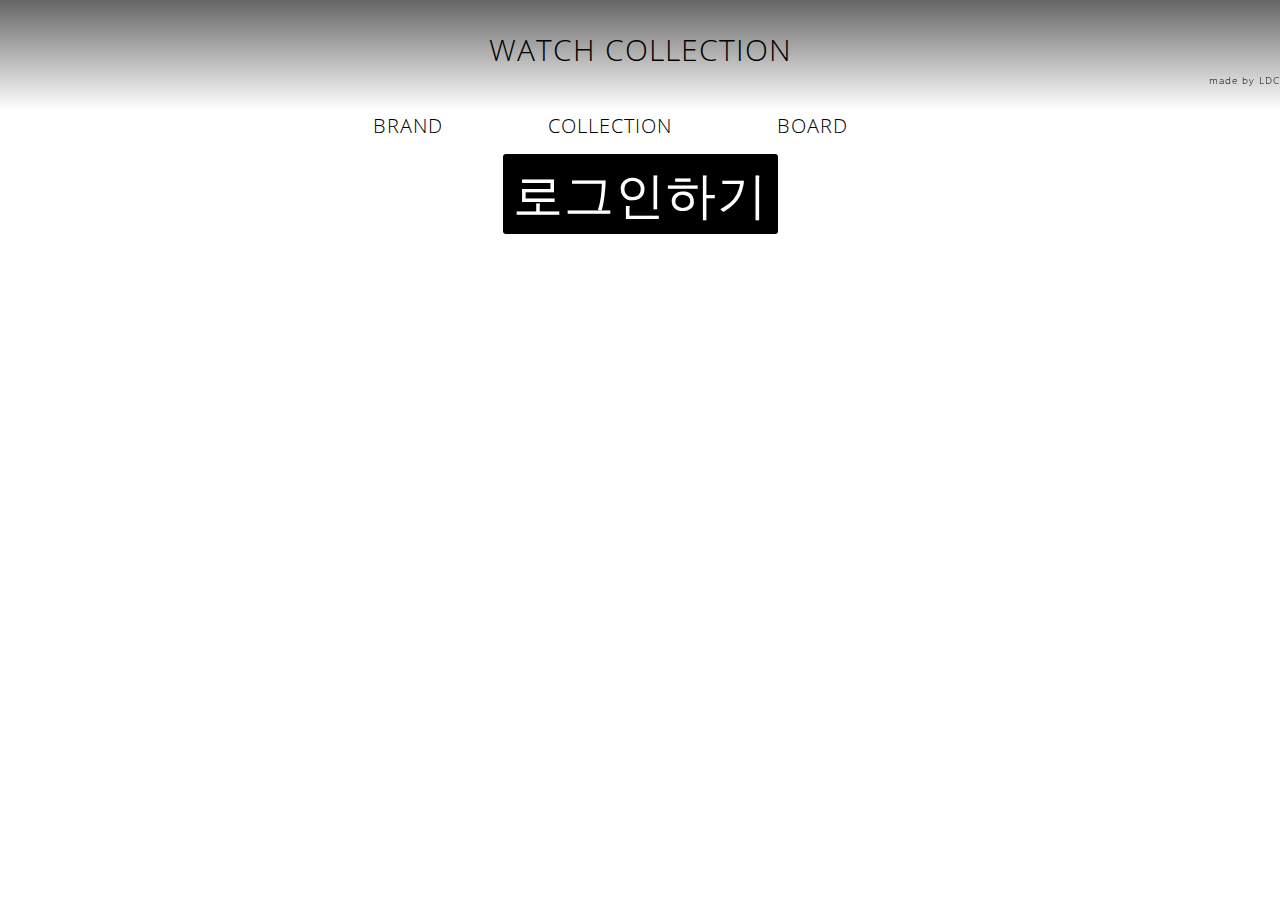
<file: board.html>
<HTML>
<HEAD>
	<TITLE>index</TITLE>
	<link rel="stylesheet" type="text/css" href="css/font.css">
	<link rel="stylesheet" type="text/css" href="css/basic.css">
    <link rel="stylesheet" href="jquery_ui/jquery-ui.css">
    <script src="jquery_ui/external/jquery/jquery.js"></script>
    <scrtip src="jquery_ui/jquery-ui.min.js"></scrtip>
    <script src="jquery_ui/jquery-ui.js"></script>
	<style type="text/css">
	
 	a:link { color: black; text-decoration: none;}
 	a:visited { color: black; text-decoration: none;} 

	body {
		background:white;
		margin:0px 0px;
		text-align:center;
	}	

	#login table
    {
      text-align:center;
      height:150px;
    }
    #login label {      
    text-align:center;
    background:black;
    color:white;
    font-size:16px;
    border-radius: 3px;
    padding:6px 10px;
    height:100px;
    cursor:pointer;
    }
    #login input {
      width:150px;
    }

    #opener{
    text-align:center;
    background:black;
    color:white;
    font-size:50px;
    border-radius: 3px;
    padding:6px 10px;
    height:100px;
    cursor:pointer;
    }

    #boardContainer {    	
    	margin: auto;
    	width:100%;
    }
    #boardContainer table {
    	border:2px solid black;
    	margin: auto;
    	margin-bottom:20px;
    }
    #index {
    	width:100px;
    	text-align:center;
    	border-right:1px solid black;
    }
    #subject{
    	width:600px;
    	text-align:center;
    	border-right:1px solid black;
    }
    #writer {
    	width:150px;
    	text-align:center;
    }
    #writeCon {
    	visibility:hidden;
    	position:absolute;
    	top:-30px;
    }
    #writeNew {
    text-align:center;
    background:black;
    color:white;
    font-size:20px;
    border-radius: 3px;
    padding:6px 10px;
    height:100px;
    cursor:pointer;
    margin-left:700px;
    }



    #newWriteSubject {
    	width:400px;
    }
    #newWriteCon {
    	width:400px;
    	height:250px;
    }
    #newWriteUp {
    text-align:center;
    background:black;
    color:white;
    font-size:20px;
    border-radius: 3px;
    padding:6px 10px;
    height:100px;
    cursor:pointer;
    margin-left:350px;
    }

    #readSubject {    	
    	width:400px;    	
    }
    #readCon {    	
    	width:400px;
    	height:250px;
    }

</style>

 <script>
      var realID=new Array();
      var realPassword=new Array();
      var realidindex=-1;

      var a=new Array();
      var b=new Array();

        //$(document.ready(function(){ .. });
      
  $(function(){
  				$("#boardContainer").hide();
               $( "#login" ).dialog({
              autoOpen: false
              });
               $( "#opener" ).on( "click", function() {
           $( "#login" ).dialog( "open" );
               });

               $( "#join" ).on("click", function() {
                var id=$("#loginID").val();
                var ps=$("#loginPS").val();

                realID[realID.length]=id;
                realPassword[realPassword.length]=ps;
                alert("가입이 완료되었습니다.");
               });

               $("#logon").on("click",function() {
                var id=$("#loginID").val();
                var ps=$("#loginPS").val();

                for(i=0;i<realID.length;i++)
                {
                  if(id==realID[i] && ps==realPassword[i])
                  {
                    alert("로그인되셨습니다.");
                    $("#login").dialog("close");
                    realidindex=i;          
                    $("#opener").hide();
                    $("#boardContainer").show("fast");
                    return ;
                  }
                }
                alert("로그인에 실패하였습니다.");
               });
        });
  var boardindex=1;
  $(function(){
  		$("#newWrite").dialog({
  			autoOpen:false,
  			height:400,
  			width:500
  		});
  		$("#readDialog").dialog({
  			autoOpen:false,
  			height:400,
  			width:500
  		});

  		$("#writeNew").on("click",function() {
  			$("#newWrite").dialog("open");
  		});

  		$("#newWriteUp").on("click",function() {
  			$("#boardContainer table").append( "<tr>" + "<td id=index>" + boardindex + "</td>" +
  				"<td id=subject>"+ "<label class=subjectClick>" + $("#newWriteSubject").val() +"</label>"+ "</td>" +
  				"<td id=writer>" + realID[realidindex] + "</td>" + "</tr>"  );
  			a[boardindex]=$("#newWriteSubject").val();
  			b[boardindex]=$("#newWriteCon").val();
  			boardindex++;
  			$("#newWriteSubject").val("");
  			$("#newWriteCon").val("");
  			$("#newWrite").dialog("close");

  			$(".subjectClick").click(function() { 
  				$("#readSubject").val($(this).html());
  				for(i=0;i<boardindex;i++)
  				{
  					if(a[i]==$(this).html())
  					{
  						$("#readCon").val(b[i]);
  					}
  				}				
  				$("#readDialog").dialog("open");
			});
  		});
 	});

 
    </script>
</HEAD>
<BODY>
	<div id=topBackground>
		<a href=index.html target=_self >WATCH COLLECTION</a>
		<span style="font-size:10px;position:fixed;right:0px;top:30px">made by LDC</span>
	</div>

	<input type="checkbox" name="menu1Button" id="menu1Button">

	<div class="menuContainer">
		<ul>
			<li><label for="menu1Button">BRAND</label></li>
			<li><a href="Collection_Main.html" target=_self>COLLECTION</a></li>
			<li><a href="board.html" target=_self>BOARD</li>
		</ul>
	</div>

	<div class="menu1Container">
		<ul>
			<li><a href="brand_tagheuer.html" target=_self>
				<img src="pic/Brand/TAGHeuer.png" class="BrandPic"><br>TAGHeuer</li></a>
			<li><a href="brand_hamilton.html" target=_self>
				<img src="pic/Brand/Hamilton.png" class="BrandPic"><br>HAMILTON</li></a>
			<li><a href="brand_Citizen.html" target=_self>
				<img src="pic/Brand/citizen.png" class="BrandPic"><br>CITIZEN</li></a>
			<li><a href="brand_seiko.html" target=_self>
				<img src="pic/Brand/seiko.png" class="BrandPic"><br>SEIKO</li></a>
		</ul>
	</div>


<div id="login" title="로그인">
  <table>
    <tr>
      <td>ID</td>
      <td><input type=textbox id=loginID></td>
    </tr>
    <tr>
      <td>password</td>
      <td><input type=password id=loginPS></td>
    </tr>
    <tr>
      <td><label id="join">회원가입</label></td>
      <td><label id="logon">로그인</label></td>
    </tr>  
  </table>    
</div>

<label id="opener">로그인하기</label>

<div id="newWrite" title="새 글 쓰기">
	<table>
		<tr>
			<td>제목</td>
			<td><input type=textbox id=newWriteSubject></td>
		</tr>
		<tr>
			<td>내용</td>
			<td><input type=textbox id=newWriteCon></td>
		</tr>		
	</table>
	<label id="newWriteUp">저장</label>
</div>

<div id="readDialog" title="글 보기">
	<table>
		<tr>
			<td>제목</td>
			<td><input type=textbox id=readSubject disabled></td>
		</tr>
		<tr>
			<td>내용</td>
			<td><input type=textbox id=readCon disabled></td>
		</tr>
	</table>
</div>

<div id="boardContainer">
	<table>
		<tr>
			<td id="index">index</td>
			<td id="subject">제목</td>
			<td id="writer">작성자</td>
		</tr>
	</table>
	<label id="writeNew">글쓰기</label>
</div>
</body>
</HTML>
</file>
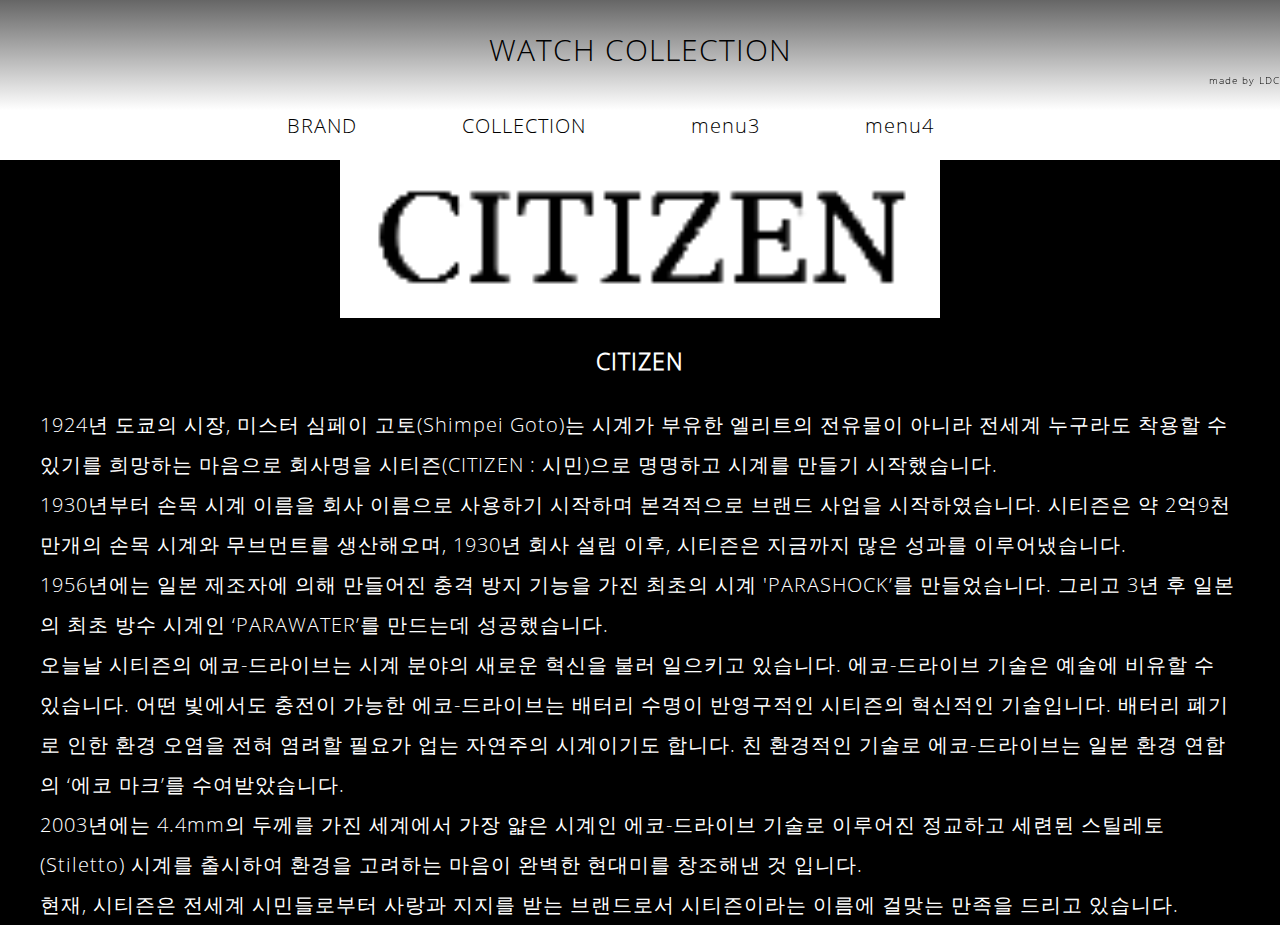
<file: brand_Citizen.html>
<HTML>
<HEAD>
	<title>CITIZEN</title>
	<link rel="stylesheet" type="text/css" href="css/font.css">
	<link rel="stylesheet" type="text/css" href="css/basic.css">
	<style type="text/css">
	
 	a:link { color: black; text-decoration: none;}
 	a:visited { color: black; text-decoration: none;} 

	body {
		background:black;
		margin:0px 0px;
		line-height:40px;
	}

	#brandPic {
		background:white;
		width:600px;
		margin: auto;
	}
	#mainText {
		width:1200px;
		height:500px;
		margin: auto;
		font-size:20px;
		color:white;
	}
</style>
<BODY>
	<div id=topBackground>
		<a href=index.html target=_self >WATCH COLLECTION</a>
		<span style="font-size:10px;position:fixed;right:0px;top:30px">made by LDC</span>
	</div>

	<input type="checkbox" name="menu1Button" id="menu1Button">

	<div class="menuContainer">
		<ul>
			<li><label for="menu1Button">BRAND</label></li>
			<li><a href="collection_main.html" target=_self>COLLECTION</a></li>
			<li>menu3</li>
			<li>menu4</li>
		</ul>
	</div>

<div class="menu1Container">
		<ul>
			<li><a href="brand_tagheuer.html" target=_self>
				<img src="pic/Brand/TAGHeuer.png" class="BrandPic"><br>TAGHeuer</li></a>
			<li><a href="brand_hamilton.html" target=_self>
				<img src="pic/Brand/Hamilton.png" class="BrandPic"><br>HAMILTON</li></a>
			<li><a href="brand_Citizen.html" target=_self>
				<img src="pic/Brand/citizen.png" class="BrandPic"><br>CITIZEN</li></a>
			<li><a href="brand_seiko.html" target=_self>
				<img src="pic/Brand/seiko.png" class="BrandPic"><br>SEIKO</li></a>
		</ul>
	</div>
	<div id=brandPic>
<img src="pic/Brand/citizen.png" style="width:600px;"></div>
<div id="mainText">
	<H3 style="text-align:center;">CITIZEN</H3>
	1924년 도쿄의 시장, 미스터 심페이 고토(Shimpei Goto)는 시계가 부유한 엘리트의 전유물이 아니라 전세계 누구라도 착용할 수 있기를 희망하는 마음으로 회사명을 시티즌(CITIZEN : 시민)으로 명명하고 시계를 만들기 시작했습니다.<br>
	1930년부터 손목 시계 이름을 회사 이름으로 사용하기 시작하며 본격적으로 브랜드 사업을 시작하였습니다.  시티즌은 약 2억9천만개의 손목 시계와 무브먼트를 생산해오며, 1930년 회사 설립 이후, 시티즌은 지금까지 많은 성과를 이루어냈습니다.<br>
	1956년에는 일본 제조자에 의해 만들어진 충격 방지 기능을 가진 최초의 시계 'PARASHOCK’를 만들었습니다.  그리고 3년 후 일본의 최초 방수 시계인 ‘PARAWATER’를 만드는데 성공했습니다.<br>
	오늘날 시티즌의 에코-드라이브는 시계 분야의 새로운 혁신을 불러 일으키고 있습니다.  에코-드라이브 기술은 예술에 비유할 수 있습니다.  어떤 빛에서도 충전이 가능한 에코-드라이브는 배터리 수명이 반영구적인 시티즌의 혁신적인 기술입니다.  배터리 폐기로 인한 환경 오염을 전혀 염려할 필요가 업는 자연주의 시계이기도 합니다.  친 환경적인 기술로 에코-드라이브는 일본 환경 연합의 ‘에코 마크’를 수여받았습니다.<br>
	2003년에는 4.4mm의 두께를 가진 세계에서 가장 얇은 시계인 에코-드라이브 기술로 이루어진 정교하고 세련된 스틸레토(Stiletto) 시계를 출시하여 환경을 고려하는 마음이 완벽한 현대미를 창조해낸 것 입니다.<br>
	현재, 시티즌은 전세계 시민들로부터 사랑과 지지를 받는 브랜드로서 시티즌이라는 이름에 걸맞는 만족을 드리고 있습니다.
</div>

</body>
</file>
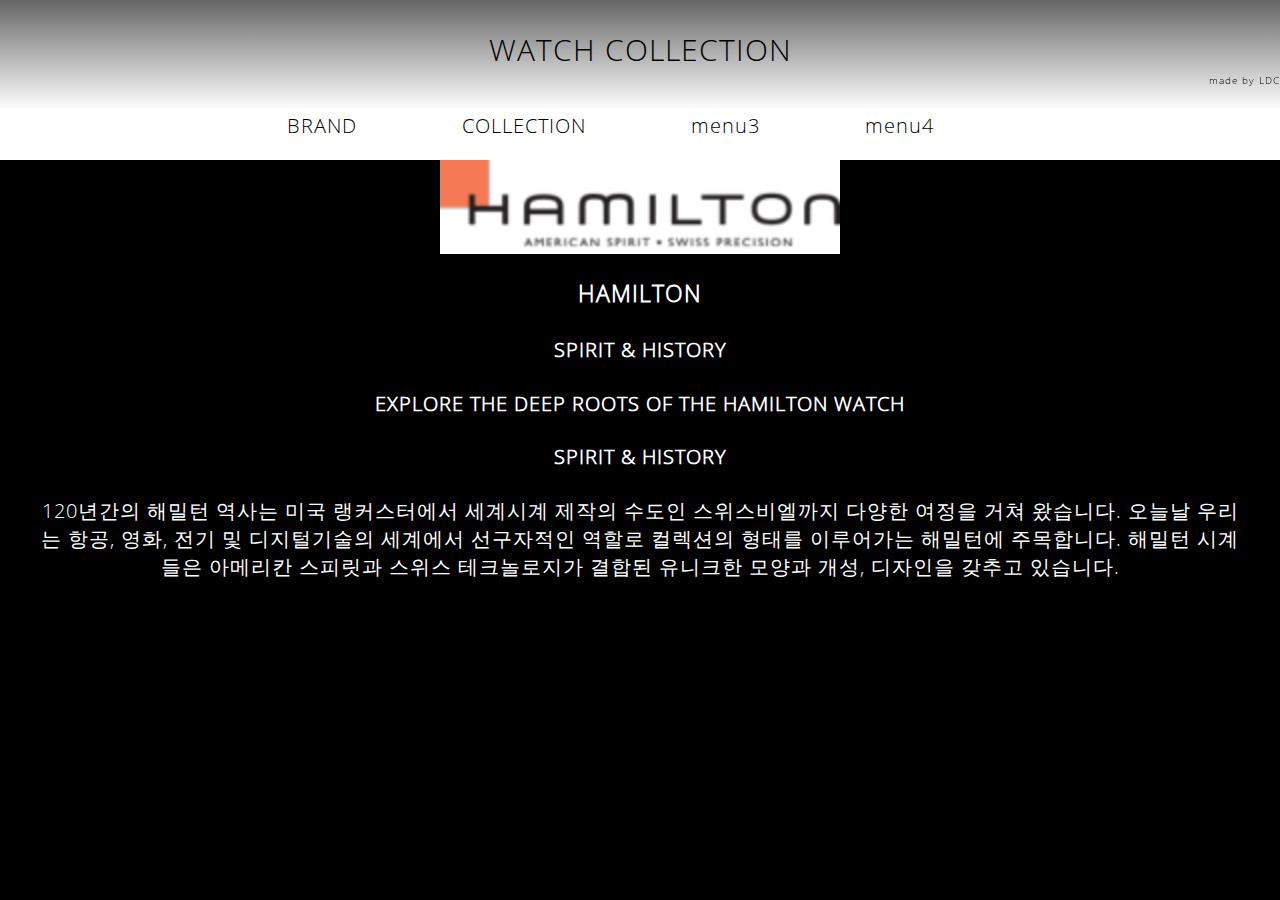
<file: brand_hamilton.html>
<HTML>
<HEAD>
	<title>collection</title>
	<link rel="stylesheet" type="text/css" href="css/font.css">
	<link rel="stylesheet" type="text/css" href="css/basic.css">
	<style type="text/css">
	
 	a:link { color: black; text-decoration: none;}
 	a:visited { color: black; text-decoration: none;} 

	body {
		background:black;
		margin:0px 0px;
	}	

	#brandPic {
		background:white;
		width:400px;
		margin: auto;
	}
	#mainText {
		width:1200px;
		height:500px;
		text-align:center;
		margin: auto;
		font-size:20px;
		color:white;
	}
</style>
<BODY>
	<div id=topBackground>
		<a href=index.html target=_self >WATCH COLLECTION</a>
		<span style="font-size:10px;position:fixed;right:0px;top:30px">made by LDC</span>
	</div>

	<input type="checkbox" name="menu1Button" id="menu1Button">

	<div class="menuContainer">
		<ul>
			<li><label for="menu1Button">BRAND</label></li>
			<li><a href="collection_main.html" target=_self>COLLECTION</a></li>
			<li>menu3</li>
			<li>menu4</li>
		</ul>
	</div>

<div class="menu1Container">
		<ul>
			<li><a href="brand_tagheuer.html" target=_self>
				<img src="pic/Brand/TAGHeuer.png" class="BrandPic"><br>TAGHeuer</li></a>
			<li><a href="brand_hamilton.html" target=_self>
				<img src="pic/Brand/Hamilton.png" class="BrandPic"><br>HAMILTON</li></a>
			<li><a href="brand_Citizen.html" target=_self>
				<img src="pic/Brand/citizen.png" class="BrandPic"><br>CITIZEN</li></a>
			<li><a href="brand_seiko.html" target=_self>
				<img src="pic/Brand/seiko.png" class="BrandPic"><br>SEIKO</li></a>
		</ul>
	</div>
	<div id=brandPic>
<img src="pic/Brand/Hamilton.png" style="width:400px;"></div>
<div id="mainText">
	<H3>HAMILTON</H3>
	<h4>SPIRIT &amp; HISTORY</h4>
	<h4>EXPLORE THE DEEP ROOTS OF THE HAMILTON WATCH</h4>
	<h4>SPIRIT &amp; HISTORY</h4>
	120년간의 해밀턴 역사는 미국 랭커스터에서 세계시계 제작의 수도인 스위스비엘까지 다양한 여정을 거쳐 왔습니다. 오늘날 우리는 항공, 영화, 전기 및 디지털기술의 세계에서 선구자적인 역할로 컬렉션의 형태를 이루어가는 해밀턴에 주목합니다. 해밀턴 시계들은 아메리칸 스피릿과 스위스 테크놀로지가 결합된 유니크한 모양과 개성, 디자인을 갖추고 있습니다.
</div>
</body>
</file>
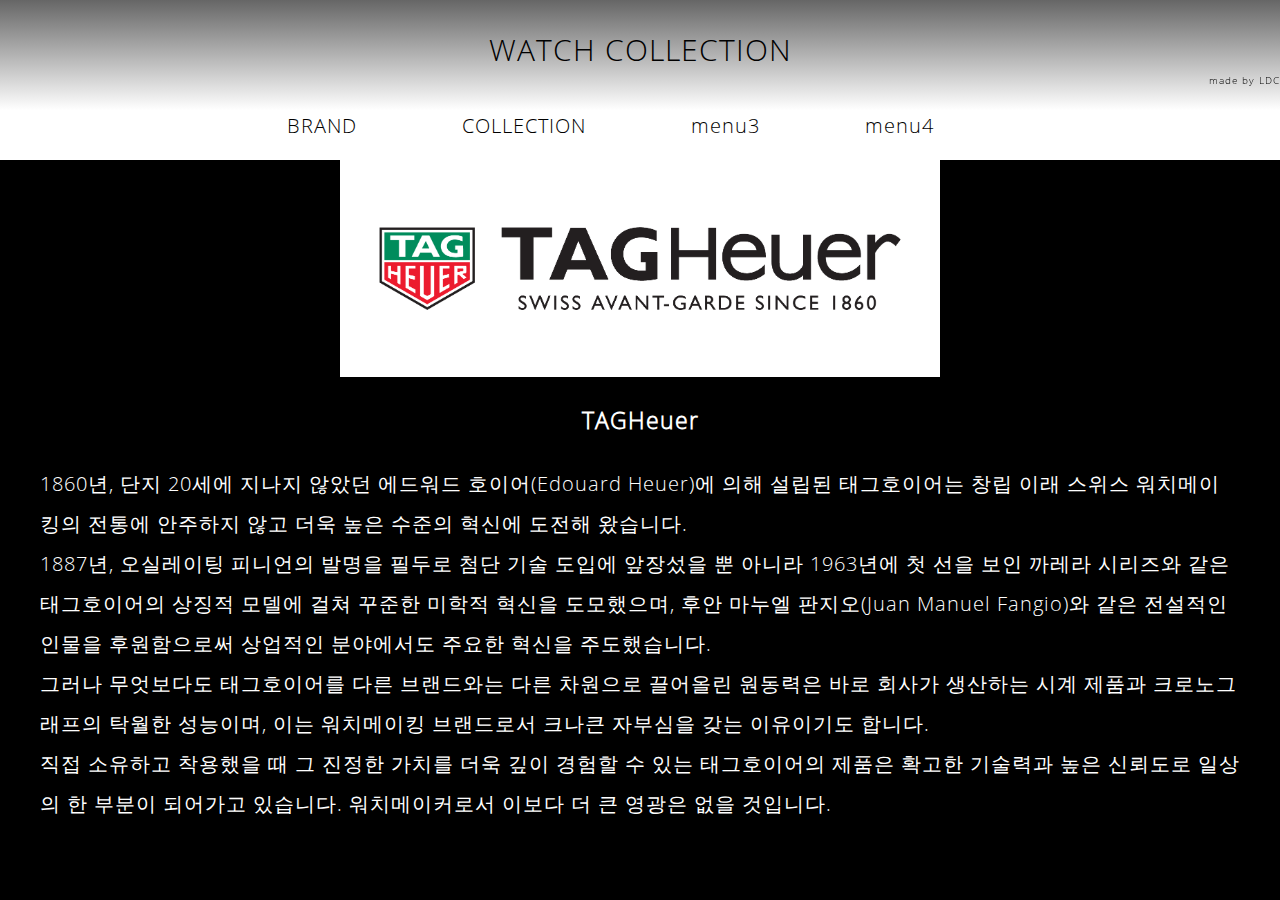
<file: brand_tagheuer.html>
<HTML>
<HEAD>
	<title>TAGHeuer</title>
	<link rel="stylesheet" type="text/css" href="css/font.css">
	<link rel="stylesheet" type="text/css" href="css/basic.css">
	<style type="text/css">
	
 	a:link { color: black; text-decoration: none;}
 	a:visited { color: black; text-decoration: none;} 

	body {
		background:black;
		margin:0px 0px;		
		line-height:40px;
	}	

	#brandPic {
		background:white;
		width:600px;
		margin: auto;
	}
	#mainText {
		width:1200px;
		height:500px;
		text-align:left;
		margin: auto;
		font-size:20px;
		color:white;
	}
</style>
<BODY>
	<div id=topBackground>
		<a href=index.html target=_self >WATCH COLLECTION</a>
		<span style="font-size:10px;position:fixed;right:0px;top:30px">made by LDC</span>
	</div>

	<input type="checkbox" name="menu1Button" id="menu1Button">

	<div class="menuContainer">
		<ul>
			<li><label for="menu1Button">BRAND</label></li>
			<li><a href="collection_main.html" target=_self>COLLECTION</a></li>
			<li>menu3</li>
			<li>menu4</li>
		</ul>
	</div>

<div class="menu1Container">
		<ul>
			<li><a href="brand_tagheuer.html" target=_self>
				<img src="pic/Brand/TAGHeuer.png" class="BrandPic"><br>TAGHeuer</li></a>
			<li><a href="brand_hamilton.html" target=_self>
				<img src="pic/Brand/Hamilton.png" class="BrandPic"><br>HAMILTON</li></a>
			<li><a href="brand_Citizen.html" target=_self>
				<img src="pic/Brand/citizen.png" class="BrandPic"><br>CITIZEN</li></a>
			<li><a href="brand_seiko.html" target=_self>
				<img src="pic/Brand/seiko.png" class="BrandPic"><br>SEIKO</li></a>
		</ul>
	</div>

<div id=brandPic>
<img src="pic/Brand/TAGHeuer.png" style="width:600px;"></div>

<div id="mainText">
	<H3 style="text-align:center;">TAGHeuer</H3>
	1860년, 단지 20세에 지나지 않았던 에드워드 호이어(Edouard Heuer)에 의해 설립된 태그호이어는 창립 이래 스위스 워치메이킹의 전통에 안주하지 않고 더욱 높은 수준의 혁신에 도전해 왔습니다.<br>
	1887년, 오실레이팅 피니언의 발명을 필두로 첨단 기술 도입에 앞장섰을 뿐 아니라 1963년에 첫 선을 보인 까레라 시리즈와 같은 태그호이어의 상징적 모델에 걸쳐 꾸준한 미학적 혁신을 도모했으며, 후안 마누엘 판지오(Juan Manuel Fangio)와 같은 전설적인 인물을 후원함으로써 상업적인 분야에서도 주요한 혁신을 주도했습니다.<br>
	그러나 무엇보다도 태그호이어를 다른 브랜드와는 다른 차원으로 끌어올린 원동력은 바로 회사가 생산하는 시계 제품과 크로노그래프의 탁월한 성능이며, 이는 워치메이킹 브랜드로서 크나큰 자부심을 갖는 이유이기도 합니다. <br>
	직접 소유하고 착용했을 때 그 진정한 가치를 더욱 깊이 경험할 수 있는 태그호이어의 제품은 확고한 기술력과 높은 신뢰도로 일상의 한 부분이 되어가고 있습니다. 워치메이커로서 이보다 더 큰 영광은 없을 것입니다.
</div>
</body>
</file>
<file: css/font.css>
/* font file call css */

@font-face {
	font-family: 'Open-Sans';
	src: url(OpenSans-Light.ttf) format('truetype');
}

body {
	font-family:Open-Sans;
	letter-spacing:1px;
}
</file>
<file: css/basic.css>
/* thisiis the basic menu css code for homepage*/
	
	#topBackground{
		width:  100%;
		height: 100px;
		padding:0px 0px 10px 0px;
		background-color:#EAEAEA;
		background:linear-gradient(to top, #FFFFFF 0%,#666666 100%);
		font-size:30px;
		text-align:center;
		vertical-align:middle;
		line-height:100px;
	}

	.menuContainer{
		float:left;
		background:white;
		width: 100%;
		height: 50px;
		padding: 0px 0px 0px 0px;
		margin:0 auto;
		text-align:center;
		vertical-align:middle;
		line-height:0px;
	}
	.menuContainer ul{
		list-style:none;
	}
	.menuContainer ul li{
		display:inline-block;
		padding:0px;
		margin-right:100px;
		font-size:20px;
	}
	.menuContainer ul li label{
		cursor:pointer;
	}

	/*menu1 slide bar*/
	#menu1Button {
		position:absolute;
		top:-10px;
		cursor:pointer;
		visibility:hidden;
		appearance:none;
	}
	.menu1Container{
		display:inline-block;
		float:left;
  		background:#616161;
		color:black;
		position:relative;
		top: 0px;
		width: 100%;
		height:0px;
		text-align:center;
		vertical-align:middle;
		line-height:100px;
		transition: height 0.5s cubic-bezier(0.3, 0.3, 0.3, 0.9);
		overflow: hidden;
	}
	.menu1Container ul{
		list-style:none;
	}
	.menu1Container ul li{
		display:inline-block;
		padding:0px;
		margin-right:100px;
		font-size:20px;
	}
	.BrandPic {
		width:200px;
	}
	#menu1Button:checked~ .menu1Container{
		height:200px;
	}
</file>
